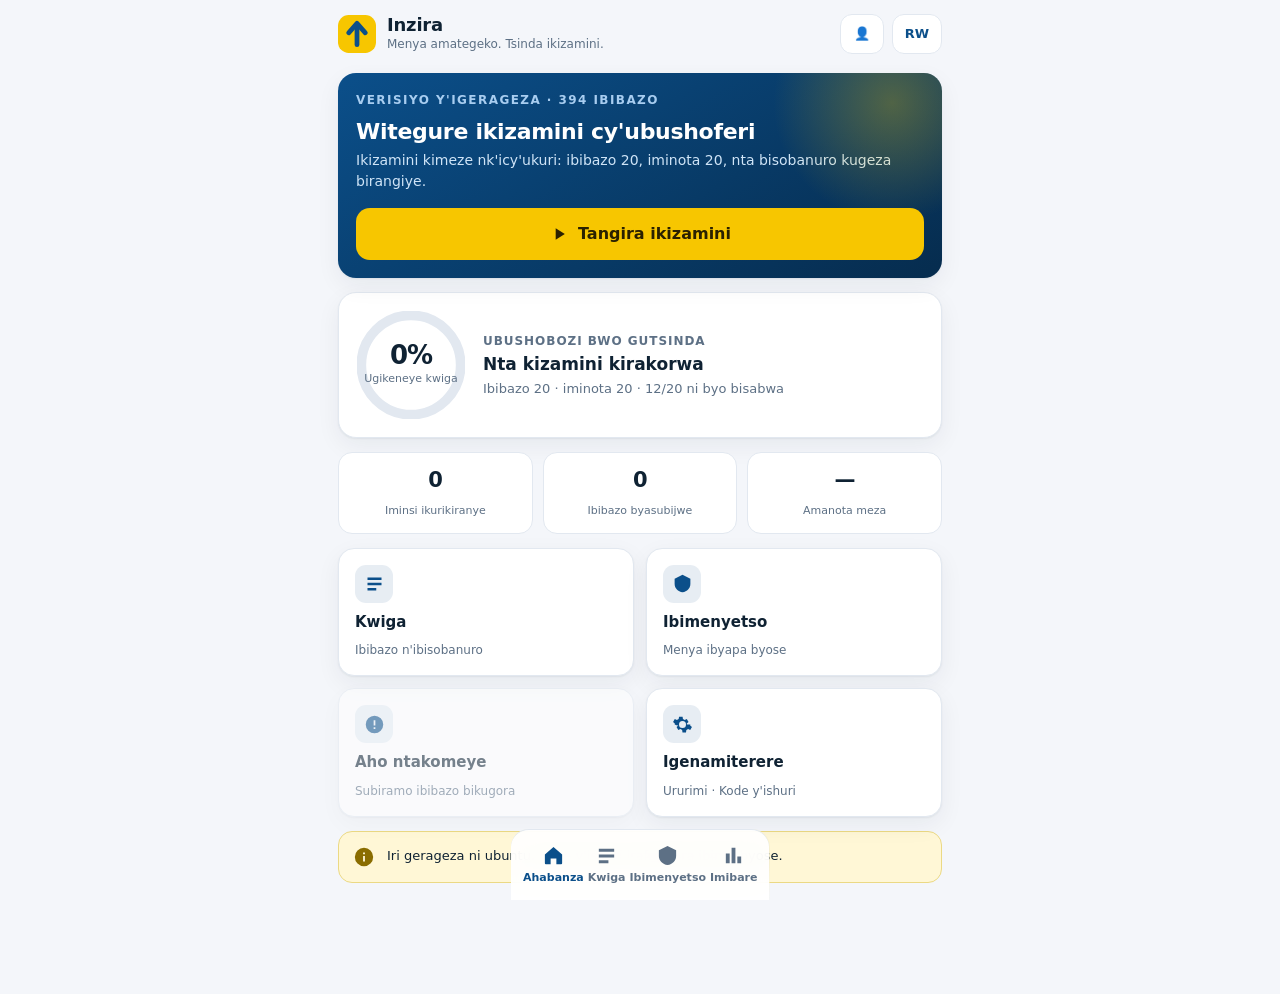
<file: index.html>
<!doctype html>
<html lang="rw">
<head>
<meta charset="utf-8">
<meta name="viewport" content="width=device-width, initial-scale=1, viewport-fit=cover">
<meta name="theme-color" content="#0b4f8a">
<meta name="description" content="Inzira - wige amategeko y'umuhanda, ukore ikizamini cy'ikinyabiziga, utsinde ubushobozi bwo gutwara. Ikoresha nta internet.">
<title>Inzira — Amategeko y'umuhanda</title>
<link rel="canonical" href="https://menyamategeko.vercel.app/">
<meta property="og:type" content="website">
<meta property="og:site_name" content="Inzira">
<meta property="og:locale" content="rw_RW">
<meta property="og:title" content="Inzira — Menya amategeko. Tsinda ikizamini.">
<meta property="og:description" content="Witegure ikizamini cy'ubushoferi mu Rwanda: ibibazo 394, ikizamini cy'igerageza, ibyapa n'ubushobozi bwo gutsinda. Ikoresha nta internet.">
<meta property="og:url" content="https://menyamategeko.vercel.app/">
<meta property="og:image" content="https://menyamategeko.vercel.app/assets/og.png">
<meta property="og:image:width" content="1200">
<meta property="og:image:height" content="630">
<meta property="og:image:alt" content="Inzira — Menya amategeko. Tsinda ikizamini.">
<meta name="twitter:card" content="summary_large_image">
<meta name="twitter:title" content="Inzira — Menya amategeko. Tsinda ikizamini.">
<meta name="twitter:description" content="Witegure ikizamini cy'ubushoferi mu Rwanda: ibibazo 394, ikizamini cy'igerageza, ibyapa n'ubushobozi bwo gutsinda.">
<meta name="twitter:image" content="https://menyamategeko.vercel.app/assets/og.png">
<link rel="manifest" href="manifest.webmanifest">
<link rel="icon" href="assets/icon.svg" type="image/svg+xml">
<link rel="apple-touch-icon" href="assets/icon-192.png">
<link rel="stylesheet" href="styles.css">
</head>
<body>
<div class="app">
  <header class="topbar">
    <div class="brand">
      <span class="brand-mark" aria-hidden="true">
        <svg viewBox="0 0 32 32"><rect width="32" height="32" rx="9" fill="#f7c600"/><path d="M16 25V8" stroke="#0b4f8a" stroke-width="4" stroke-linecap="round"/><path d="M9 15l7-8 7 8" stroke="#0b4f8a" stroke-width="4" stroke-linecap="round" stroke-linejoin="round" fill="none"/></svg>
      </span>
      <div class="brand-text">
        <strong>Inzira</strong>
        <small id="brandSub">Menya amategeko. Tsinda ikizamini.</small>
      </div>
    </div>
    <div class="top-actions">
      <button class="icon-btn" id="accountBtn" aria-label="Konti">👤</button>
      <button class="icon-btn" id="langBtn" aria-label="Hindura ururimi">RW</button>
    </div>
  </header>

  <main id="view" tabindex="-1"></main>

  <nav class="tabbar" aria-label="Ibice by'porogaramu">
    <button data-nav="home" class="tab active">
      <svg viewBox="0 0 24 24" aria-hidden="true"><path d="M3 11l9-8 9 8v9a1 1 0 0 1-1 1h-5v-6H9v6H4a1 1 0 0 1-1-1z" fill="currentColor"/></svg>
      <span>Ahabanza</span>
    </button>
    <button data-nav="practice" class="tab">
      <svg viewBox="0 0 24 24" aria-hidden="true"><path d="M4 5h16v3H4zM4 11h16v3H4zM4 17h10v3H4z" fill="currentColor"/></svg>
      <span>Kwiga</span>
    </button>
    <button data-nav="signs" class="tab">
      <svg viewBox="0 0 24 24" aria-hidden="true"><path d="M12 2l9 4.5v6c0 5-3.8 8.6-9 9.5-5.2-.9-9-4.5-9-9.5v-6z" fill="currentColor"/></svg>
      <span>Ibimenyetso</span>
    </button>
    <button data-nav="stats" class="tab">
      <svg viewBox="0 0 24 24" aria-hidden="true"><path d="M4 20h4V10H4zM10 20h4V4h-4zM16 20h4v-7h-4z" fill="currentColor"/></svg>
      <span>Imibare</span>
    </button>
  </nav>
</div>

<div id="toast" class="toast" role="status" aria-live="polite"></div>

<script src="data/cloud.config.js"></script>
<script src="data/schools.js"></script>
<script src="data/bank.js"></script>
<script src="data/signs.js"></script>
<script src="auth.js"></script>
<script src="sync.js"></script>
<script src="app.js"></script>
</body>
</html>
</file>
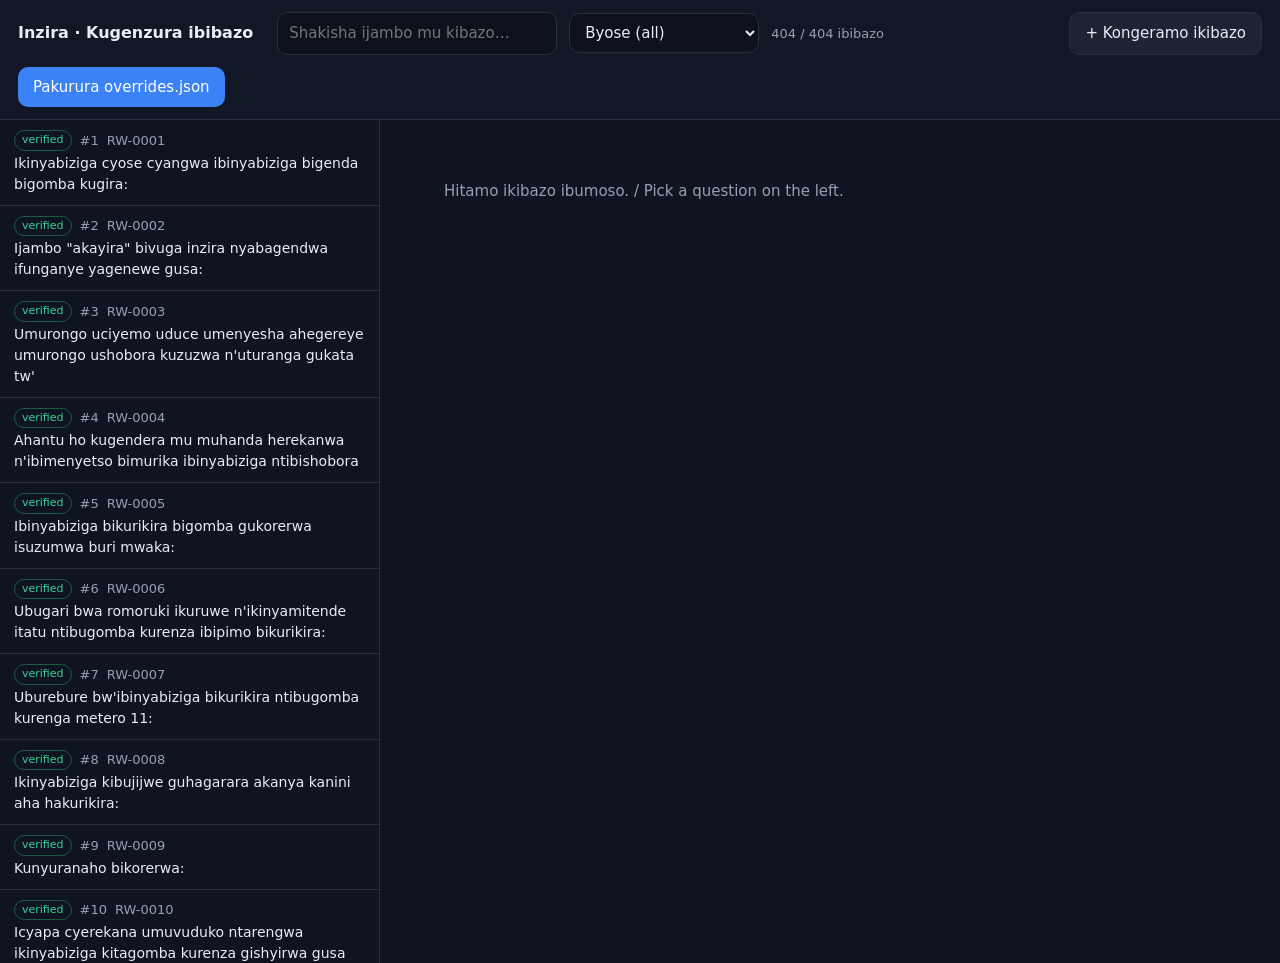
<file: tools/review.html>
<!DOCTYPE html>
<html lang="rw">
<head>
<meta charset="utf-8">
<meta name="viewport" content="width=device-width, initial-scale=1">
<title>Inzira · Kugenzura ibibazo (review)</title>
<style>
  :root { --bg:#0f1420; --card:#171d2b; --line:#28303f; --text:#e8edf6; --muted:#93a0b5; --brand:#3b82f6; --ok:#34d399; --bad:#f87171; --warn:#fbbf24; }
  * { box-sizing: border-box; }
  body { margin:0; font:15px/1.5 system-ui, Segoe UI, sans-serif; background:var(--bg); color:var(--text); }
  header { position:sticky; top:0; z-index:5; background:#121826ee; backdrop-filter:blur(8px); border-bottom:1px solid var(--line); padding:12px 18px; display:flex; gap:12px; align-items:center; flex-wrap:wrap; }
  header h1 { font-size:16px; margin:0 12px 0 0; }
  .wrap { display:grid; grid-template-columns: 380px 1fr; gap:0; height:calc(100vh - 57px); }
  .list { overflow:auto; border-right:1px solid var(--line); }
  .row { padding:10px 14px; border-bottom:1px solid var(--line); cursor:pointer; }
  .row:hover { background:#1b2233; }
  .row.active { background:#1f2a44; }
  .row .t { font-size:13px; color:var(--muted); display:flex; gap:8px; align-items:center; }
  .row .q { font-size:14px; margin-top:2px; }
  .pill { font-size:11px; padding:1px 7px; border-radius:999px; border:1px solid var(--line); color:var(--muted); }
  .pill.verified { color:var(--ok); border-color:#1c5b45; }
  .pill.edited { color:var(--brand); border-color:#1e3a6b; }
  .pill.bad_options, .pill.needs_key { color:var(--warn); border-color:#5b4a1c; }
  .pill.hidden { color:var(--bad); border-color:#5b2020; }
  .editor { overflow:auto; padding:20px 24px; }
  label { display:block; font-size:12px; color:var(--muted); margin:14px 0 4px; text-transform:uppercase; letter-spacing:.04em; }
  textarea, input, select { width:100%; background:#0c111b; color:var(--text); border:1px solid var(--line); border-radius:10px; padding:9px 11px; font:inherit; }
  textarea { resize:vertical; min-height:60px; }
  .opt-row { display:flex; gap:9px; align-items:center; margin-bottom:7px; }
  .opt-row input[type=radio] { width:auto; }
  .opt-row .letter { width:20px; text-align:center; color:var(--muted); }
  .btns { display:flex; gap:10px; flex-wrap:wrap; margin-top:22px; }
  button { background:var(--brand); color:#fff; border:0; border-radius:10px; padding:9px 15px; font:inherit; cursor:pointer; }
  button.ghost { background:#1c2333; color:var(--text); border:1px solid var(--line); }
  button.danger { background:#7f1d1d; }
  .orig { font-size:12px; color:var(--muted); background:#0c111b; border:1px dashed var(--line); border-radius:10px; padding:10px; white-space:pre-wrap; }
  .note { font-size:13px; color:var(--muted); }
  .imgrow { display:flex; gap:14px; align-items:flex-start; }
  .imgrow .thumb { width:120px; height:120px; border:1px solid var(--line); border-radius:10px; background:#0c111b; display:flex; align-items:center; justify-content:center; overflow:hidden; flex:0 0 auto; }
  .imgrow .thumb img { max-width:100%; max-height:100%; }
  .imgrow .thumb span { color:var(--muted); font-size:12px; }
  .imgrow .imgctl { flex:1; display:flex; flex-direction:column; gap:7px; }
  input[type=file] { padding:7px; background:#0c111b; }
  .banner { background:#3b2f12; border:1px solid #6b561c; color:#fde68a; padding:10px 14px; border-radius:10px; margin-bottom:8px; font-size:13px; }
  .empty { padding:40px; color:var(--muted); }
  .goto { position:sticky; bottom:0; background:var(--bg); padding-top:10px; }
</style>
</head>
<body>
<header>
  <h1>Inzira · Kugenzura ibibazo</h1>
  <input id="search" placeholder="Shakisha ijambo mu kibazo…" style="max-width:280px">
  <select id="filter" style="max-width:190px">
    <option value="all">Byose (all)</option>
    <option value="verified">Verified</option>
    <option value="edited">Byahinduwe (edited)</option>
    <option value="attention">Bikeneye kwitabwaho (attention)</option>
    <option value="hidden">Byahishwe (hidden)</option>
    <option value="new">Nshya (new)</option>
  </select>
  <span id="count" class="note"></span>
  <span style="flex:1"></span>
  <button class="ghost" id="addNew">+ Kongeramo ikibazo</button>
  <button id="export">Pakurura overrides.json</button>
</header>

<div class="wrap">
  <div class="list" id="list"></div>
  <div class="editor" id="editor"><div class="empty">Hitamo ikibazo ibumoso. / Pick a question on the left.</div></div>
</div>

<script>
const LETTERS = ["a","b","c","d","e","f"];
let records = [];          // parsed bank
let overrides = { patch:{}, hide:[], add:[] };
let selectedId = null;
let adding = false;
let pendingImage = undefined;   // undefined = untouched, "" = removed, dataURL = new upload
let newImage = undefined;       // upload for a brand-new question

const $ = (s) => document.querySelector(s);

function statusOf(r) {
  if (overrides.hide.includes(r.id)) return "hidden";
  if (overrides.patch[r.id]) return "edited";
  if (r.status === "verified") return "verified";
  return r.status; // needs_key / bad_options / duplicate / needs_image
}

function currentOf(r) {
  const p = overrides.patch[r.id] || {};
  return {
    question: p.question ?? r.question,
    options: (p.options ?? r.options.map(o => o.text)),
    answer: p.answer ?? r.answer,
    topic: p.topic ?? "",
    image: p.image ?? (p.imageData || r.image || ""),
    explanation: p.explanation ?? r.explanation ?? ""
  };
}

function attention(r) {
  const s = statusOf(r);
  return s === "attention" || s === "hidden" || s === "needs_key" || s === "bad_options" || s === "duplicate" || s === "needs_image";
}

function visibleRecords() {
  const q = $("#search").value.trim().toLowerCase();
  const f = $("#filter").value;
  return records.filter(r => {
    if (q && !(r.question + " " + (overrides.patch[r.id]?.question || "")).toLowerCase().includes(q)) return false;
    const s = statusOf(r);
    if (f === "all") return true;
    if (f === "verified") return s === "verified" || s === "edited";
    if (f === "edited") return s === "edited";
    if (f === "attention") return attention(r);
    if (f === "hidden") return s === "hidden";
    return true;
  });
}

function renderList() {
  const list = $("#list");
  const items = visibleRecords();
  $("#count").textContent = items.length + " / " + records.length + " ibibazo";
  list.innerHTML = items.map(r => {
    const s = statusOf(r);
    const cur = currentOf(r);
    return `<div class="row ${r.id === selectedId ? "active" : ""}" data-id="${r.id}">
      <div class="t"><span class="pill ${s}">${s}</span><span>#${r.source_number}</span><span>${r.id}</span></div>
      <div class="q">${esc(cur.question.slice(0, 90))}</div>
    </div>`;
  }).join("") || `<div class="empty">Nta kibazo kibonetse.</div>`;
  list.querySelectorAll(".row").forEach(el => el.onclick = () => { adding = false; selectedId = el.dataset.id; pendingImage = undefined; renderList(); renderEditor(); });
}

function renderEditor() {
  if (adding) return renderEditorNew();
  const r = records.find(x => x.id === selectedId);
  if (!r) { $("#editor").innerHTML = `<div class="empty">Hitamo ikibazo ibumoso.</div>`; return; }
  const s = statusOf(r);
  const cur = currentOf(r);
  const orig = `Original (${r.status}${r.answer ? ", key " + r.answer : ""}):\n${r.question}\n` +
    r.options.map((o, i) => `${LETTERS[i]}) ${o.text}`).join("\n");

  $("#editor").innerHTML = `
    ${s === "needs_key" ? `<div class="banner">Iki kibazo nta gisubizo cyanditse mu nkomoko. Hitamo igisubizo cy'ukuri ukande "Bika".</div>` : ""}
    ${s === "bad_options" ? `<div class="banner">Amahitamo y'iki kibazo ntabwo yumvikana (ashobora kuba ari amashusho). Andika amahitamo uko bikwiye.</div>` : ""}
    <div class="t" style="color:var(--muted);font-size:12px">#${r.source_number} · ${r.id} · ${r.page ? "p." + r.page : ""}</div>

    <label>Ikibazo (question)</label>
    <textarea id="f_q" rows="3">${esc(cur.question)}</textarea>

    <label>Amahitamo n'igisubizo cy'ukuri</label>
    ${LETTERS.slice(0, Math.max(4, cur.options.length)).map((L, i) => `
      <div class="opt-row">
        <input type="radio" name="ans" value="${L}" ${cur.answer === L ? "checked" : ""}>
        <span class="letter">${L}</span>
        <input data-opt="${i}" value="${esc(cur.options[i] || "")}" placeholder="hitamo ${L}">
      </div>`).join("")}

    <label>Icyiciro (topic)</label>
    <select id="f_topic">
      <option value="">(auto)</option>
      ${["signs","lights","speed","priority","docs","safety"].map(t => `<option value="${t}" ${cur.topic === t ? "selected" : ""}>${t}</option>`).join("")}
    </select>

    <label>Ifoto (image)</label>
    <div class="imgrow">
      <div class="thumb" id="f_thumb">${cur.image ? `<img src="${esc(cur.image)}" alt="">` : `<span>nta foto</span>`}</div>
      <div class="imgctl">
        <input type="file" id="f_file" accept="image/*">
        <input id="f_img" value="${esc(cur.image)}" placeholder="assets/q/... (path y'ifoto)">
        <button class="ghost" id="f_clear" type="button">Kuraho ifoto</button>
        <span class="note">Hitamo ifoto mu mudasobwa; izinjizwa muri overrides.json hanyuma ishyirwe muri assets/q.</span>
      </div>
    </div>

    <label>Ibisobanuro (explanation, optional)</label>
    <textarea id="f_exp" rows="2">${esc(cur.explanation)}</textarea>

    <label>Nkomoko / original</label>
    <div class="orig">${esc(orig)}</div>

    <div class="btns goto">
      <button id="save">Bika (save)</button>
      <button class="ghost" id="reset">Subiza ku nkomoko (reset)</button>
      ${s === "hidden"
        ? `<button class="ghost" id="unhide">Garuka (unhide)</button>`
        : `<button class="danger" id="hide">Kuraho (hide from app)</button>`}
    </div>`;

  $("#save").onclick = () => saveCurrent(r);
  $("#reset").onclick = () => { delete overrides.patch[r.id]; pendingImage = undefined; renderList(); renderEditor(); };
  if ($("#hide")) $("#hide").onclick = () => { if (!overrides.hide.includes(r.id)) overrides.hide.push(r.id); delete overrides.patch[r.id]; renderList(); renderEditor(); };
  if ($("#unhide")) $("#unhide").onclick = () => { overrides.hide = overrides.hide.filter(x => x !== r.id); renderList(); renderEditor(); };
  $("#f_file").onchange = (e) => readImage(e.target.files[0], (dataUrl) => {
    pendingImage = dataUrl;
    $("#f_img").value = "";
    $("#f_thumb").innerHTML = `<img src="${dataUrl}" alt="">`;
  });
  $("#f_clear").onclick = () => {
    pendingImage = "";
    $("#f_img").value = "";
    $("#f_thumb").innerHTML = `<span>nta foto</span>`;
  };
}

function saveCurrent(r) {
  const q = $("#f_q").value.trim();
  const opts = [...document.querySelectorAll("[data-opt]")].map(el => el.value.trim());
  const ans = document.querySelector('input[name=ans]:checked')?.value || null;
  const existing = overrides.patch[r.id] || {};
  const patch = {};

  if (q && q !== r.question) patch.question = q;
  const origOpts = r.options.map(o => o.text);
  if (JSON.stringify(opts) !== JSON.stringify(origOpts)) patch.options = opts;
  if (ans && ans !== r.answer) patch.answer = ans;

  const topic = $("#f_topic").value;
  if (topic) patch.topic = topic;

  const exp = $("#f_exp").value.trim();
  if (exp !== (r.explanation || "")) patch.explanation = exp;

  // Image: an explicit upload/remove wins; otherwise keep a prior upload or a
  // changed path.
  const effPath = $("#f_img").value.trim();
  if (pendingImage !== undefined) {
    if (pendingImage) patch.imageData = pendingImage;
    else patch.image = "";
  } else if (existing.imageData && !effPath) {
    patch.imageData = existing.imageData;
  } else if (effPath !== (r.image || "")) {
    patch.image = effPath;
  }

  overrides.patch[r.id] = patch;
  overrides.hide = overrides.hide.filter(x => x !== r.id);
  renderList();
  flash("Byabitswe. / Saved.");
}

function readImage(file, done) {
  if (!file) return;
  if (file.size > 3 * 1024 * 1024) return flash("Ifoto ni nini cyane (max 3 MB).", true);
  const reader = new FileReader();
  reader.onload = () => done(reader.result);
  reader.readAsDataURL(file);
}

function renderEditorNew() {
  $("#editor").innerHTML = `
    <div class="banner">Ikibazo gishya. Kizongerwa kuri banki igihe uzapakura overrides.json.</div>
    <label>Ikibazo</label><textarea id="n_q" rows="3"></textarea>
    <label>Amahitamo n'igisubizo</label>
    ${LETTERS.slice(0,4).map((L,i)=>`<div class="opt-row"><input type="radio" name="nans" value="${i}" ${i===0?"checked":""}><span class="letter">${L}</span><input data-nopt="${i}"></div>`).join("")}
    <label>Icyiciro</label>
    <select id="n_topic">${["signs","lights","speed","priority","docs","safety"].map(t=>`<option>${t}</option>`).join("")}</select>
    <label>Ifoto (optional)</label>
    <div class="imgrow">
      <div class="thumb" id="n_thumb"><span>nta foto</span></div>
      <div class="imgctl">
        <input type="file" id="n_file" accept="image/*">
        <input id="n_img" placeholder="assets/q/... (path, ushobora gusiga ubusa)">
      </div>
    </div>
    <label>Ibisobanuro (optional)</label><textarea id="n_exp" rows="2"></textarea>
    <div class="btns"><button id="n_save">Ongeraho</button><button class="ghost" id="n_cancel">Reka</button></div>`;
  $("#n_cancel").onclick = () => { adding = false; renderEditor(); };
  $("#n_file").onchange = (e) => readImage(e.target.files[0], (dataUrl) => {
    newImage = dataUrl;
    $("#n_img").value = "";
    $("#n_thumb").innerHTML = `<img src="${dataUrl}" alt="">`;
  });
  $("#n_save").onclick = () => {
    const q = $("#n_q").value.trim();
    const options = [...document.querySelectorAll("[data-nopt]")].map(el => el.value.trim()).filter(Boolean);
    if (!q || options.length < 2) return flash("Uzuza ikibazo nibura amahitamo 2.", true);
    const answer = Number(document.querySelector("input[name=nans]:checked").value);
    const entry = { id: "NEW-" + String(overrides.add.length + 1).padStart(3,"0"), question: q, options, answer, topic: $("#n_topic").value };
    if (newImage) entry.imageData = newImage;
    else if ($("#n_img").value.trim()) entry.image = $("#n_img").value.trim();
    if ($("#n_exp").value.trim()) entry.explanation = $("#n_exp").value.trim();
    overrides.add.push(entry);
    newImage = undefined;
    adding = false; renderEditor(); flash("Byongewe. / Added.");
  };
}

function flash(msg, bad) {
  const el = document.createElement("div");
  el.className = "banner";
  el.style.background = bad ? "#3b1212" : "#123b2a";
  el.style.borderColor = bad ? "#6b1c1c" : "#1c6b45";
  el.style.color = bad ? "#fecaca" : "#bbf7d0";
  el.textContent = msg;
  $("#editor").prepend(el);
}

function esc(s) { return String(s ?? "").replace(/[&<>"]/g, c => ({ "&":"&amp;","<":"&lt;",">":"&gt;",'"':"&quot;" }[c])); }

async function load() {
  const res = await fetch("../data/questions.rw.json");
  records = await res.json();
  try {
    const o = await fetch("../data/overrides.json");
    if (o.ok) overrides = await o.json();
  } catch (e) { /* no overrides yet */ }
  overrides.patch ||= {}; overrides.hide ||= []; overrides.add ||= [];
  renderList();
}

$("#search").oninput = renderList;
$("#filter").onchange = renderList;
$("#addNew").onclick = () => { adding = true; selectedId = null; newImage = undefined; renderEditor(); };
$("#export").onclick = () => {
  const blob = new Blob([JSON.stringify(overrides, null, 2)], { type: "application/json" });
  const a = document.createElement("a");
  a.href = URL.createObjectURL(blob);
  a.download = "overrides.json";
  a.click();
};

load();
</script>
</body>
</html>
</file>
<file: styles.css>
:root {
  --bg: #f4f6fa;
  --card: #ffffff;
  --ink: #0f2233;
  --muted: #5d7085;
  --line: #e2e8f0;
  --brand: #0b4f8a;
  --brand-2: #083a66;
  --accent: #f7c600;
  --ok: #17784a;
  --ok-soft: #e6f5ec;
  --bad: #c8102e;
  --bad-soft: #fdecef;
  --warn-soft: #fff7d6;
  --radius: 18px;
  --shadow: 0 1px 2px rgba(15, 34, 51, .06), 0 8px 24px rgba(15, 34, 51, .06);
  --safe-bottom: env(safe-area-inset-bottom, 0px);
}

@media (prefers-color-scheme: dark) {
  :root {
    --bg: #0b1520;
    --card: #13202e;
    --ink: #eef4fa;
    --muted: #9fb2c6;
    --line: #223347;
    --brand: #4a9fe0;
    --brand-2: #2b7cba;
    --accent: #f7c600;
    --ok: #4ecf8f;
    --ok-soft: #12301f;
    --bad: #ff6b81;
    --bad-soft: #351520;
    --warn-soft: #332c10;
    --shadow: 0 1px 2px rgba(0,0,0,.3), 0 10px 30px rgba(0,0,0,.25);
  }
}

* { box-sizing: border-box; -webkit-tap-highlight-color: transparent; }

html, body { margin: 0; padding: 0; }

body {
  background: var(--bg);
  color: var(--ink);
  font-family: system-ui, -apple-system, "Segoe UI", Roboto, "Helvetica Neue", Arial, sans-serif;
  font-size: 16px;
  line-height: 1.5;
  -webkit-font-smoothing: antialiased;
  overscroll-behavior-y: none;
}

button, input { font: inherit; color: inherit; }
button { cursor: pointer; border: 0; background: none; }

.app {
  max-width: 640px;
  margin: 0 auto;
  min-height: 100dvh;
  display: flex;
  flex-direction: column;
}

/* ---------- top bar ---------- */
.topbar {
  position: sticky;
  top: 0;
  z-index: 20;
  display: flex;
  align-items: center;
  justify-content: space-between;
  gap: 12px;
  padding: 14px 18px 10px;
  background: color-mix(in srgb, var(--bg) 88%, transparent);
  backdrop-filter: blur(12px);
  border-bottom: 1px solid transparent;
}
.topbar.scrolled { border-bottom-color: var(--line); }
.top-actions { display: flex; align-items: center; gap: 8px; flex: 0 0 auto; }
.icon-btn.on { background: var(--brand); color: #fff; }
.brand { display: flex; align-items: center; gap: 11px; min-width: 0; }
.brand-mark { width: 38px; height: 38px; flex: 0 0 auto; display: block; }
.brand-mark svg { width: 100%; height: 100%; display: block; }
.brand-text { display: flex; flex-direction: column; min-width: 0; }
.brand-text strong { font-size: 18px; letter-spacing: -.2px; line-height: 1.1; }
.brand-text small { color: var(--muted); font-size: 12px; white-space: nowrap; overflow: hidden; text-overflow: ellipsis; }

.icon-btn {
  flex: 0 0 auto;
  min-width: 44px;
  height: 40px;
  padding: 0 12px;
  border-radius: 12px;
  background: var(--card);
  border: 1px solid var(--line);
  font-weight: 700;
  font-size: 13px;
  color: var(--brand);
}

/* ---------- layout ---------- */
#view { flex: 1; padding: 8px 18px 110px; outline: none; }
#view:focus { outline: none; }

.screen-head { margin: 6px 0 16px; }
.screen-head h1 { font-size: 26px; line-height: 1.2; margin: 0 0 4px; letter-spacing: -.5px; }
.screen-head p { margin: 0; color: var(--muted); font-size: 14px; }

.card {
  background: var(--card);
  border: 1px solid var(--line);
  border-radius: var(--radius);
  box-shadow: var(--shadow);
  padding: 18px;
}

.stack > * + * { margin-top: 14px; }
.row { display: flex; align-items: center; gap: 12px; }
.row-between { display: flex; align-items: center; justify-content: space-between; gap: 12px; }
.grow { flex: 1; min-width: 0; }

.muted { color: var(--muted); }
.small { font-size: 13px; }
.tiny { font-size: 12px; }
.bold { font-weight: 700; }
.center { text-align: center; }
.hide { display: none !important; }

/* ---------- buttons ---------- */
.btn {
  display: inline-flex;
  align-items: center;
  justify-content: center;
  gap: 9px;
  min-height: 52px;
  padding: 12px 18px;
  border-radius: 14px;
  font-weight: 700;
  font-size: 16px;
  border: 1px solid transparent;
  transition: transform .06s ease, background .15s ease, opacity .15s ease;
  text-decoration: none;
  width: 100%;
}
.btn:active { transform: scale(.985); }
.btn[disabled] { opacity: .45; pointer-events: none; }
.btn-primary { background: var(--brand); color: #fff; }
.btn-primary:hover { background: var(--brand-2); }
.btn-accent { background: var(--accent); color: #2a2100; }
.btn-ghost { background: var(--card); border-color: var(--line); color: var(--ink); }
.btn-soft { background: color-mix(in srgb, var(--brand) 10%, var(--card)); color: var(--brand); }
.btn-danger { background: var(--bad-soft); color: var(--bad); }
.btn-sm { min-height: 42px; font-size: 14px; padding: 8px 14px; width: auto; }

.btn .ico { width: 20px; height: 20px; flex: 0 0 auto; }

/* ---------- home ---------- */
.hero {
  position: relative;
  overflow: hidden;
  background: linear-gradient(150deg, #0b4f8a 0%, #083a66 60%, #062c4e 100%);
  color: #fff;
  border: 0;
}
.hero::after {
  content: "";
  position: absolute;
  right: -70px; top: -90px;
  width: 240px; height: 240px;
  border-radius: 50%;
  background: radial-gradient(circle, rgba(247,198,0,.30), transparent 70%);
}
.hero .label { font-size: 12px; text-transform: uppercase; letter-spacing: .12em; color: #a8cdf0; font-weight: 700; }
.hero h2 { margin: 6px 0 2px; font-size: 22px; letter-spacing: -.3px; }
.hero p { margin: 0; color: #cfe4f7; font-size: 14px; }
.hero .btn { margin-top: 16px; position: relative; z-index: 1; }

.readiness { display: flex; align-items: center; gap: 18px; }
.ring { width: 108px; height: 108px; flex: 0 0 auto; position: relative; }
.ring svg { transform: rotate(-90deg); width: 100%; height: 100%; }
.ring .track { stroke: var(--line); }
.ring .bar { stroke: var(--brand); stroke-linecap: round; transition: stroke-dashoffset .7s ease; }
.ring .val {
  position: absolute; inset: 0; display: grid; place-content: center; text-align: center;
}
.ring .val strong { font-size: 26px; line-height: 1; letter-spacing: -1px; }
.ring .val small { font-size: 11px; color: var(--muted); margin-top: 3px; }

.quick-grid { display: grid; grid-template-columns: 1fr 1fr; gap: 12px; }
.quick {
  display: flex; flex-direction: column; align-items: flex-start; gap: 8px;
  padding: 16px; border-radius: 16px; background: var(--card);
  border: 1px solid var(--line); box-shadow: var(--shadow); text-align: left;
  min-height: 104px;
}
.quick .qico {
  width: 38px; height: 38px; border-radius: 11px; display: grid; place-items: center;
  background: color-mix(in srgb, var(--brand) 10%, var(--card)); color: var(--brand);
}
.quick .qico svg { width: 21px; height: 21px; }
.quick strong { font-size: 15px; }
.quick span { font-size: 12px; color: var(--muted); }

.kpis { display: grid; grid-template-columns: repeat(3, 1fr); gap: 10px; }
.kpi { background: var(--card); border: 1px solid var(--line); border-radius: 14px; padding: 12px; text-align: center; }
.kpi strong { display: block; font-size: 21px; letter-spacing: -.5px; }
.kpi span { font-size: 11px; color: var(--muted); }

.banner {
  display: flex; gap: 12px; align-items: flex-start;
  padding: 14px; border-radius: 14px; font-size: 13px;
  background: var(--warn-soft); color: var(--ink);
  border: 1px solid color-mix(in srgb, var(--accent) 45%, var(--line));
}
.banner .bico { flex: 0 0 auto; width: 22px; height: 22px; color: #8a6d00; }

/* ---------- exam ---------- */
.exam-bar {
  position: sticky; top: 62px; z-index: 15;
  display: flex; align-items: center; justify-content: space-between; gap: 12px;
  padding: 10px 14px; margin: 0 -2px 14px;
  background: var(--card); border: 1px solid var(--line); border-radius: 14px;
  box-shadow: var(--shadow);
}
.exam-bar .qcount { font-size: 13px; color: var(--muted); font-weight: 600; }
.timer { display: inline-flex; align-items: center; gap: 6px; font-variant-numeric: tabular-nums; font-weight: 800; font-size: 15px; }
.timer.low { color: var(--bad); }
.timer svg { width: 17px; height: 17px; }

.progress { height: 7px; border-radius: 99px; background: var(--line); overflow: hidden; }
.progress > i { display: block; height: 100%; width: 0; background: var(--brand); border-radius: 99px; transition: width .25s ease; }

.qtext { font-size: 19px; font-weight: 650; line-height: 1.45; letter-spacing: -.2px; margin: 4px 0 18px; }

.qimg { margin: 0 0 18px; display: flex; justify-content: center; }
.qimg img {
  max-width: 100%;
  max-height: 320px;
  border-radius: 14px;
  border: 1px solid var(--line);
  background: #fff;
  padding: 10px;
}
.qimg.small img { max-height: 180px; padding: 8px; }

.options { display: grid; gap: 10px; }
.option {
  display: flex; align-items: flex-start; gap: 12px;
  width: 100%; text-align: left;
  padding: 14px 15px; border-radius: 14px;
  background: var(--card); border: 1.5px solid var(--line);
  transition: border-color .12s ease, background .12s ease, transform .06s ease;
  font-size: 15px; line-height: 1.4;
}
.option:active { transform: scale(.99); }
.option .letter {
  flex: 0 0 auto; width: 26px; height: 26px; border-radius: 8px;
  display: grid; place-items: center; font-size: 12px; font-weight: 800;
  background: color-mix(in srgb, var(--ink) 7%, var(--card)); color: var(--muted);
  text-transform: uppercase;
}
.option.selected { border-color: var(--brand); background: color-mix(in srgb, var(--brand) 7%, var(--card)); }
.option.selected .letter { background: var(--brand); color: #fff; }
.option.correct { border-color: var(--ok); background: var(--ok-soft); }
.option.correct .letter { background: var(--ok); color: #fff; }
.option.wrong { border-color: var(--bad); background: var(--bad-soft); }
.option.wrong .letter { background: var(--bad); color: #fff; }
.option:disabled { cursor: default; }

.explain {
  margin-top: 14px; padding: 14px; border-radius: 14px;
  background: color-mix(in srgb, var(--brand) 6%, var(--card));
  border-left: 4px solid var(--brand); font-size: 14px;
}
.explain strong { display: block; margin-bottom: 4px; font-size: 12px; text-transform: uppercase; letter-spacing: .08em; color: var(--brand); }

.exam-actions { margin-top: 18px; display: flex; gap: 10px; }

/* ---------- result ---------- */
.score-hero { text-align: center; padding: 26px 18px; }
.score-hero .grade {
  width: 128px; height: 128px; border-radius: 50%; margin: 0 auto 14px;
  display: grid; place-content: center;
  border: 8px solid var(--line);
}
.score-hero .grade.pass { border-color: var(--ok); background: var(--ok-soft); }
.score-hero .grade.fail { border-color: var(--bad); background: var(--bad-soft); }
.score-hero .grade strong { font-size: 40px; line-height: 1; letter-spacing: -1.5px; }
.score-hero .grade span { font-size: 13px; color: var(--muted); }
.score-hero h2 { margin: 0 0 4px; font-size: 22px; }
.score-hero p { margin: 0; color: var(--muted); font-size: 14px; }

.bars { display: grid; gap: 12px; }
.bar-row .bar-top { display: flex; justify-content: space-between; font-size: 13px; margin-bottom: 5px; }
.bar-row .bar-top span:last-child { color: var(--muted); font-variant-numeric: tabular-nums; }
.bar-track { height: 8px; border-radius: 99px; background: var(--line); overflow: hidden; }
.bar-track > i { display: block; height: 100%; border-radius: 99px; background: var(--brand); }
.bar-track > i.ok { background: var(--ok); }
.bar-track > i.bad { background: var(--bad); }

.review-item { border: 1px solid var(--line); border-radius: 14px; padding: 14px; }
.review-item + .review-item { margin-top: 10px; }
.review-item .rq { font-weight: 650; font-size: 14px; margin: 6px 0 8px; }
.review-item .ra { font-size: 13px; color: var(--muted); }
.review-item .ra b { color: var(--ok); }
.review-item .ra .yours { color: var(--bad); }

/* ---------- practice ---------- */
.topic-grid { display: grid; grid-template-columns: 1fr 1fr; gap: 10px; }
.topic {
  display: flex; flex-direction: column; gap: 4px; align-items: flex-start;
  padding: 14px; border-radius: 14px; background: var(--card);
  border: 1px solid var(--line); text-align: left;
}
.topic strong { font-size: 14px; }
.topic span { font-size: 12px; color: var(--muted); }
.topic .tbar { width: 100%; height: 6px; border-radius: 99px; background: var(--line); overflow: hidden; margin-top: 6px; }
.topic .tbar > i { display: block; height: 100%; background: var(--ok); }

/* ---------- signs ---------- */
.sign-grid { display: grid; grid-template-columns: 1fr 1fr; gap: 12px; }
.sign-card {
  background: var(--card); border: 1px solid var(--line); border-radius: 16px;
  padding: 12px; text-align: left; box-shadow: var(--shadow);
  display: flex; flex-direction: column; gap: 8px;
}
.sign-card .sig { width: 100%; aspect-ratio: 1; display: grid; place-items: center; background: #f2f4f7; border-radius: 12px; padding: 12px; }
.sign-card .sig svg { width: 100%; height: 100%; }
.sign-card strong { font-size: 13px; line-height: 1.25; }
.sign-card span { font-size: 11px; color: var(--muted); }
.sign-detail .big { width: 150px; height: 150px; margin: 0 auto 14px; display: grid; place-items: center; background: #f2f4f7; border-radius: 18px; padding: 18px; }
.sign-detail .big svg { width: 100%; height: 100%; }
.sign-detail h2 { margin: 0 0 4px; font-size: 22px; text-align: center; }
.sign-detail .type { text-align: center; color: var(--muted); font-size: 13px; margin-bottom: 14px; }

/* ---------- stats ---------- */
.stat-list { display: grid; gap: 1px; background: var(--line); border-radius: 14px; overflow: hidden; border: 1px solid var(--line); }
.stat-line { display: flex; justify-content: space-between; padding: 13px 15px; background: var(--card); font-size: 14px; }
.stat-line b { font-variant-numeric: tabular-nums; }

/* ---------- settings ---------- */
.field { display: flex; gap: 10px; }
.field input {
  flex: 1; min-width: 0; min-height: 50px; padding: 0 14px; border-radius: 12px;
  border: 1.5px solid var(--line); background: var(--card);
}
.field input:focus { outline: 2px solid color-mix(in srgb, var(--brand) 45%, transparent); border-color: var(--brand); }

.field-col { display: flex; flex-direction: column; gap: 6px; margin-bottom: 12px; }
.field-col label { font-size: 13px; font-weight: 700; color: var(--muted); }
.field-col input {
  min-height: 48px; padding: 0 14px; border-radius: 12px; width: 100%;
  border: 1.5px solid var(--line); background: var(--bg); color: var(--ink);
}
.field-col input:focus { outline: 2px solid color-mix(in srgb, var(--brand) 45%, transparent); border-color: var(--brand); }

.seg { display: flex; background: var(--line); border-radius: 12px; padding: 4px; gap: 4px; }
.seg button { flex: 1; min-height: 38px; border-radius: 9px; font-weight: 700; font-size: 13px; color: var(--muted); }
.seg button.active { background: var(--card); color: var(--brand); box-shadow: var(--shadow); }

/* ---------- tab bar ---------- */
.tabbar {
  position: fixed; bottom: 0; left: 0; right: 0; z-index: 30;
  display: flex; justify-content: space-around;
  max-width: 640px; margin: 0 auto;
  padding: 8px 10px calc(8px + var(--safe-bottom));
  background: color-mix(in srgb, var(--card) 92%, transparent);
  backdrop-filter: blur(14px);
  border-top: 1px solid var(--line);
}
.tab {
  flex: 1; display: flex; flex-direction: column; align-items: center; gap: 3px;
  padding: 6px 2px; border-radius: 12px; color: var(--muted); font-size: 11px; font-weight: 600;
}
.tab svg { width: 23px; height: 23px; }
.tab.active { color: var(--brand); }

/* ---------- toast ---------- */
.toast {
  position: fixed; left: 50%; bottom: 96px; transform: translate(-50%, 16px);
  background: var(--ink); color: var(--bg);
  padding: 11px 18px; border-radius: 99px; font-size: 13px; font-weight: 600;
  opacity: 0; pointer-events: none; transition: opacity .2s ease, transform .2s ease;
  z-index: 50; max-width: 88vw; text-align: center;
}
.toast.show { opacity: 1; transform: translate(-50%, 0); }

/* ---------- misc ---------- */
.divider { height: 1px; background: var(--line); margin: 16px 0; }
.link { color: var(--brand); font-weight: 700; text-decoration: none; background: none; padding: 0; }
.disclaimer { font-size: 12px; color: var(--muted); line-height: 1.5; }
.spinner { width: 22px; height: 22px; border: 3px solid var(--line); border-top-color: var(--brand); border-radius: 50%; animation: spin .7s linear infinite; margin: 40px auto; }
@keyframes spin { to { transform: rotate(360deg); } }

@media (min-width: 720px) {
  #view { padding-bottom: 40px; }
  .tabbar { position: sticky; bottom: 0; border-radius: 18px 18px 0 0; }
}

@media (prefers-reduced-motion: reduce) {
  * { animation: none !important; transition: none !important; }
}
</file>
